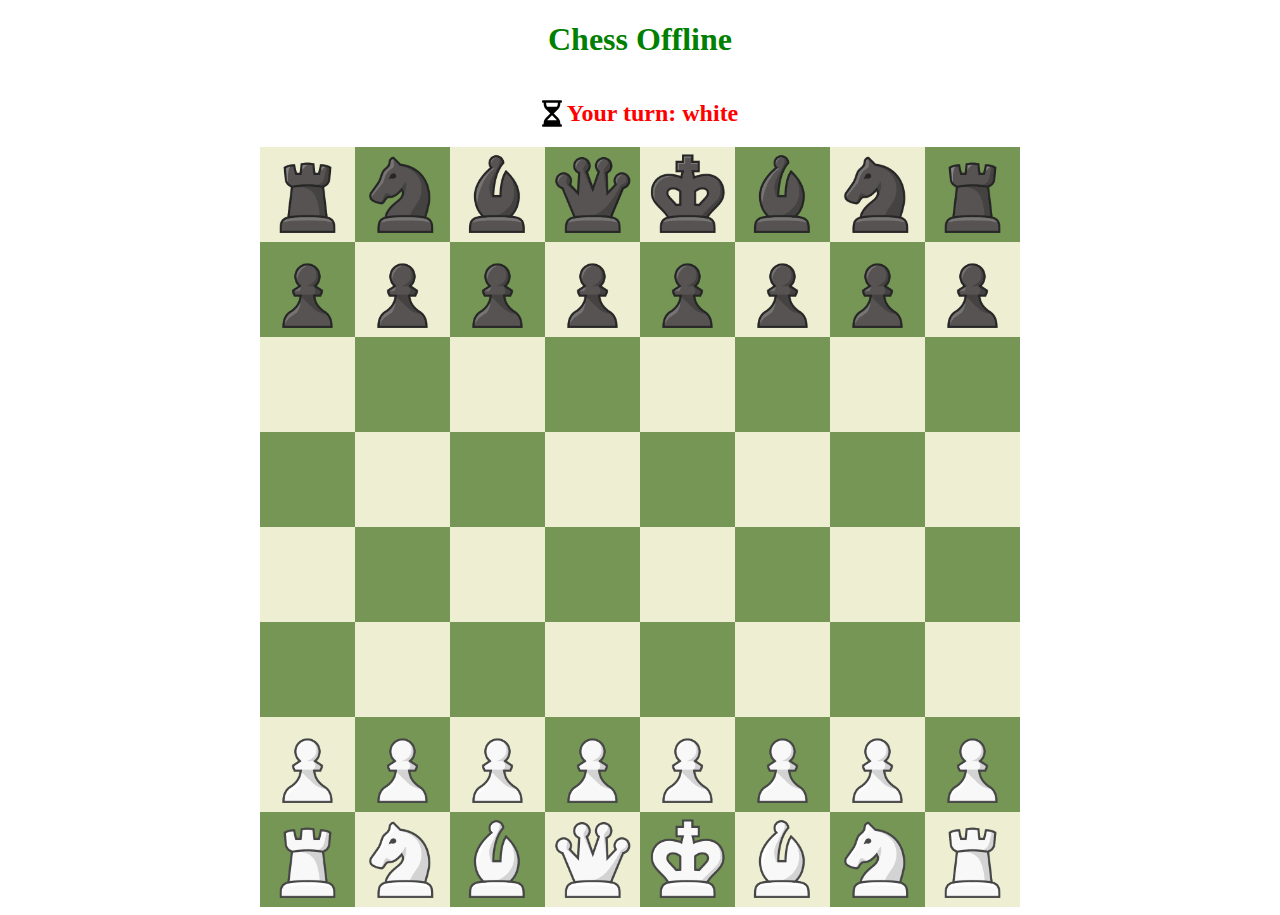
<file: index.html>
<!DOCTYPE html>
<html lang="en">
  <head>
    <meta charset="UTF-8" />
    <meta name="viewport" content="width=device-width, initial-scale=1.0" />
    <title>Chess</title>
    <link rel="stylesheet" href="style.css" />
  </head>
  <body>
    <h1>Chess Offline</h1>
    <div class="active-player-container">
      <img class="time" src="time.svg" alt="Icon" />
      <h2>Your turn: <span>white</span></h2>
    </div>
    <section></section>
    <script src="main.js" type="module" defer></script>
    <script src="data.js" type="module" defer></script>
  </body>
</html>
</file>
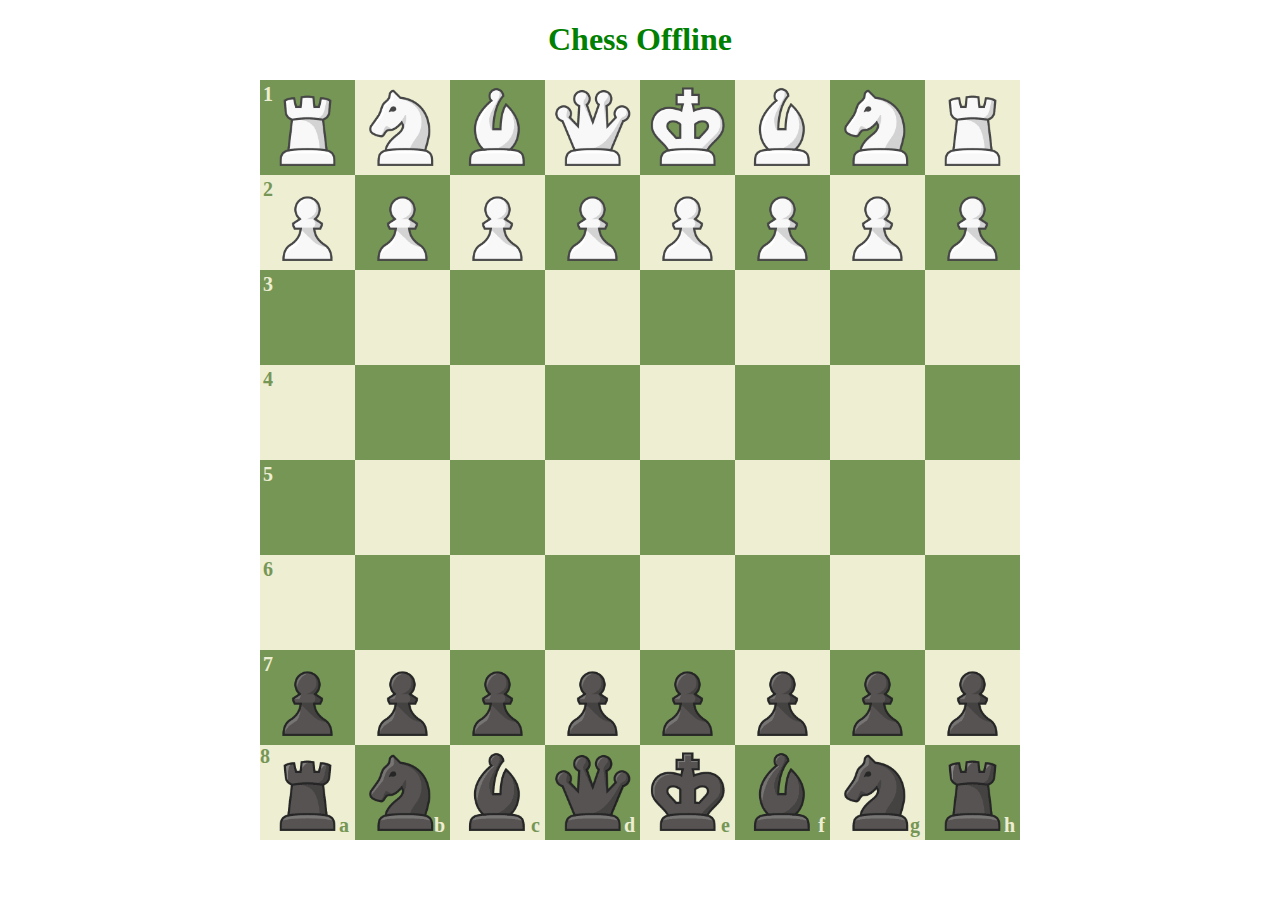
<file: old-index.html>
<!DOCTYPE html>
<html lang="en">
  <head>
    <meta charset="UTF-8" />
    <meta name="viewport" content="width=device-width, initial-scale=1.0" />
    <title>Chess</title>
    <link rel="stylesheet" href="style.css" />
  </head>
  <body>
    <h1>Chess Offline</h1>
    <section>
      <div id="wr-a1" class="square-green number">
        <p>1</p>
        <img class="piece" src="pieces/wr.png" alt="rook but white" />
      </div>
      <div id="wn-b1" class="square-white">
        <img
          class="piece"
          src="pieces/wn.png"
          alt="a knight"
          width="95"
          height="95"
        />
      </div>
      <div id="wb-c1" class="square-green">
        <img
          class="piece"
          src="pieces/wb.png"
          alt="a bishop"
          width="95"
          height="95"
        />
      </div>
      <div id="wq-d1" class="square-white">
        <img
          class="piece"
          src="pieces/wq.png"
          alt="Wife to Royalty"
          width="95"
          height="95"
        />
      </div>
      <div id="wk-e1" class="square-green">
        <img
          class="piece"
          src="pieces/wk.png"
          alt="Royalty"
          width="95"
          height="95"
        />
      </div>
      <div id="wb-f1" class="square-white">
        <img
          class="piece"
          src="pieces/wb.png"
          alt="A bishop"
          width="95"
          height="95"
        />
      </div>
      <div id="wn-g1" class="square-green">
        <img
          class="piece"
          src="pieces/wn.png"
          alt="a knight"
          width="95"
          height="95"
        />
      </div>
      <div id="wr-h1" class="square-white">
        <img
          class="piece"
          src="pieces/wr.png"
          alt="a white rook"
          width="95"
          height="95"
        />
      </div>
      <!-- 8 -->

      <div id="wp-a2" class="square-white number">
        <p>2</p>
        <img
          class="piece"
          src="pieces/wp.png"
          alt="Pawn but white"
          width="95"
          height="95"
        />
      </div>
      <div id="wp-b2" class="square-green">
        <img
          class="piece"
          src="pieces/wp.png"
          alt="Pawn but white"
          width="95"
          height="95"
        />
      </div>
      <div id="wp-c2" class="square-white">
        <img
          class="piece"
          src="pieces/wp.png"
          alt="Pawn but white"
          width="95"
          height="95"
        />
      </div>
      <div id="wp-d2" class="square-green">
        <img
          class="piece"
          src="pieces/wp.png"
          alt="Pawn but white"
          width="95"
          height="95"
        />
      </div>
      <div id="wp-e2" class="square-white">
        <img
          class="piece"
          src="pieces/wp.png"
          alt="Pawn but white"
          width="95"
          height="95"
        />
      </div>
      <div id="wp-f2" class="square-green">
        <img
          class="piece"
          src="pieces/wp.png"
          alt="Pawn but white"
          width="95"
          height="95"
        />
      </div>
      <div id="wp-g2" class="square-white">
        <img
          class="piece"
          src="pieces/wp.png"
          alt="Pawn but white"
          width="95"
          height="95"
        />
      </div>
      <div id="wp-h2" class="square-green">
        <img
          class="piece"
          src="pieces/wp.png"
          alt="Pawn but white"
          width="95"
          height="95"
        />
      </div>
      <!-- 8 -->

      <div class="square-green number"><p>3</p></div>
      <div class="square-white"></div>
      <div class="square-green"></div>
      <div class="square-white"></div>
      <div class="square-green"></div>
      <div class="square-white"></div>
      <div class="square-green"></div>
      <div class="square-white"></div>
      <!-- 8 -->

      <div class="square-white number"><p>4</p></div>
      <div class="square-green"></div>
      <div class="square-white"></div>
      <div class="square-green"></div>
      <div class="square-white"></div>
      <div class="square-green"></div>
      <div class="square-white"></div>
      <div class="square-green"></div>
      <!-- 8 -->

      <div class="square-green number"><p>5</p></div>
      <div class="square-white"></div>
      <div class="square-green"></div>
      <div class="square-white"></div>
      <div class="square-green"></div>
      <div class="square-white"></div>
      <div class="square-green"></div>
      <div class="square-white"></div>
      <!-- 8 -->

      <div class="square-white number"><p>6</p></div>
      <div class="square-green"></div>
      <div class="square-white"></div>
      <div class="square-green"></div>
      <div class="square-white"></div>
      <div class="square-green"></div>
      <div class="square-white"></div>
      <div class="square-green"></div>
      <!-- 8 -->

      <div id="bp-a7" class="square-green number">
        <p>7</p>
        <img
          class="piece"
          src="pieces/bp.png"
          alt="Black pawn"
          width="95"
          height="95"
        />
      </div>
      <div id="bp-b7" class="square-white">
        <img
          class="piece"
          src="pieces/bp.png"
          alt="Black pawn"
          width="95"
          height="95"
        />
      </div>
      <div id="bp-c7" class="square-green">
        <img
          class="piece"
          src="pieces/bp.png"
          alt="Black pawn"
          width="95"
          height="95"
        />
      </div>
      <div id="bp-d7" class="square-white">
        <img
          class="piece"
          src="pieces/bp.png"
          alt="Black pawn"
          width="95"
          height="95"
        />
      </div>
      <div id="wp-e7" class="square-green">
        <img
          class="piece"
          src="pieces/bp.png"
          alt="Black pawn"
          width="95"
          height="95"
        />
      </div>
      <div id="bp-f7" class="square-white">
        <img
          class="piece"
          src="pieces/bp.png"
          alt="Black pawn"
          width="95"
          height="95"
        />
      </div>
      <div id="bp-g7" class="square-green">
        <img
          class="piece"
          src="pieces/bp.png"
          alt="Black pawn"
          width="95"
          height="95"
        />
      </div>
      <div id="bp-h7" class="square-white">
        <img
          class="piece"
          src="pieces/bp.png"
          alt="Black pawn"
          width="95"
          height="95"
        />
      </div>
      <!-- 8 -->

      <div id="br-a8" class="square-white number-letter">
        <p class="eight">8</p>
        <p class="a">a</p>
        <img class="piece" src="pieces/br.png" alt="A black fucking rook" />
      </div>
      <div id="bn-b8" class="square-green letter">
        <!-- relative parent -->
        <p>b</p>
        <img class="piece" src="pieces/bn.png" alt="4th knight" />
        <!-- absolute child -->
        <!-- absolute child -->
      </div>
      <div id="bb-c8" class="square-white letter">
        <p>c</p>
        <img class="piece" src="pieces/bb.png" alt="Holy guy black" />
      </div>
      <div id="bq-d8" class="square-green letter">
        <p>d</p>
        <img class="piece" src="pieces/bq.png" alt="Wife to Royalty black" />
      </div>
      <div id="bk-e8" class="square-white letter">
        <p>e</p>
        <img class="piece" src="pieces/bk.png" alt="A black king" />
        <!-- absolute child -->
      </div>
      <div id="bb-f8" class="square-green letter">
        <p>f</p>
        <img class="piece" src="pieces/bb.png" alt="Holy black guy" />
      </div>
      <div id="bn-g8" class="square-white letter">
        <p>g</p>
        <img class="piece" src="pieces/bn.png" alt="Black horseman" />
      </div>
      <div id="br-h8" class="square-green letter">
        <p>h</p>
        <img class="piece" src="pieces/br.png" alt="Twin towers" />
      </div>
    </section>
  </body>
</html>
</file>
<file: style.css>
body {
  box-sizing: border-box;
}

p {
  margin: 0;
  margin-right: 3px;
}

h1 {
  color: green;
  text-align: center;
}

h2 {
  color: red;
  text-align: center;
}

section {
  display: grid;
  grid-template-columns: repeat(8, 1fr);
  width: 760px;
  margin: 0 auto;
}

.number p {
  left: 3px;
  top: 3px;
}

.a {
  bottom: 3px;
  right: 3px;
}

section div {
  width: 100%;
  height: 95px;
  position: relative;
  font-weight: bold;
  font-size: 20px;
}

section div p,
section div img {
  position: absolute;
}

.square-green {
  background-color: #769656;
  color: #eeeed2;
}

.square-white {
  background-color: #eeeed2;
  color: #769656;
}

.selected {
  background-color: hotpink;
}

.letter {
  display: flex;
  align-items: flex-end;
  justify-content: flex-end;
}

.letter p,
.number p {
  margin-right: 5px;
  margin-bottom: 3px;
}

.piece {
  width: 100%;
  height: 100%;
}

.active-player-container {
  display: flex;
  justify-content: center;
  gap: 5px;
}

.time {
  color: black;
  width: 20px;
}
</file>
